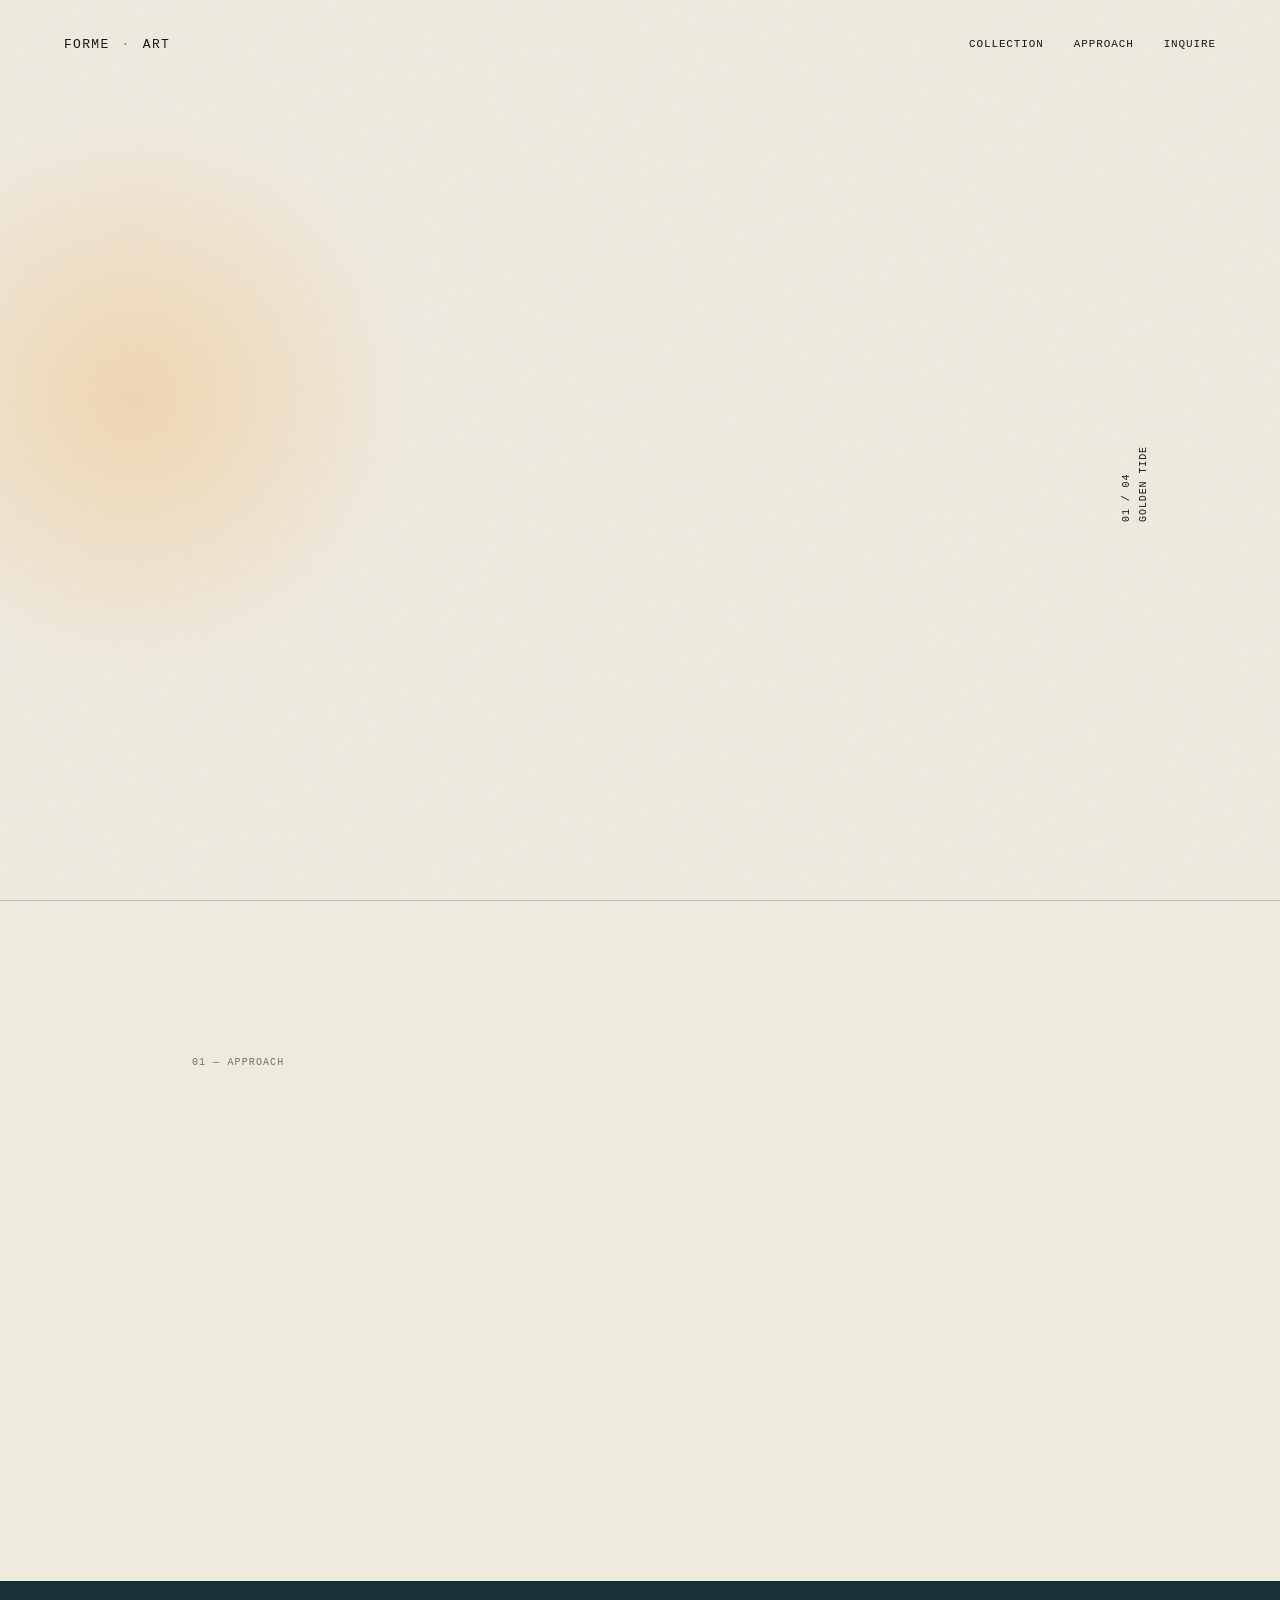
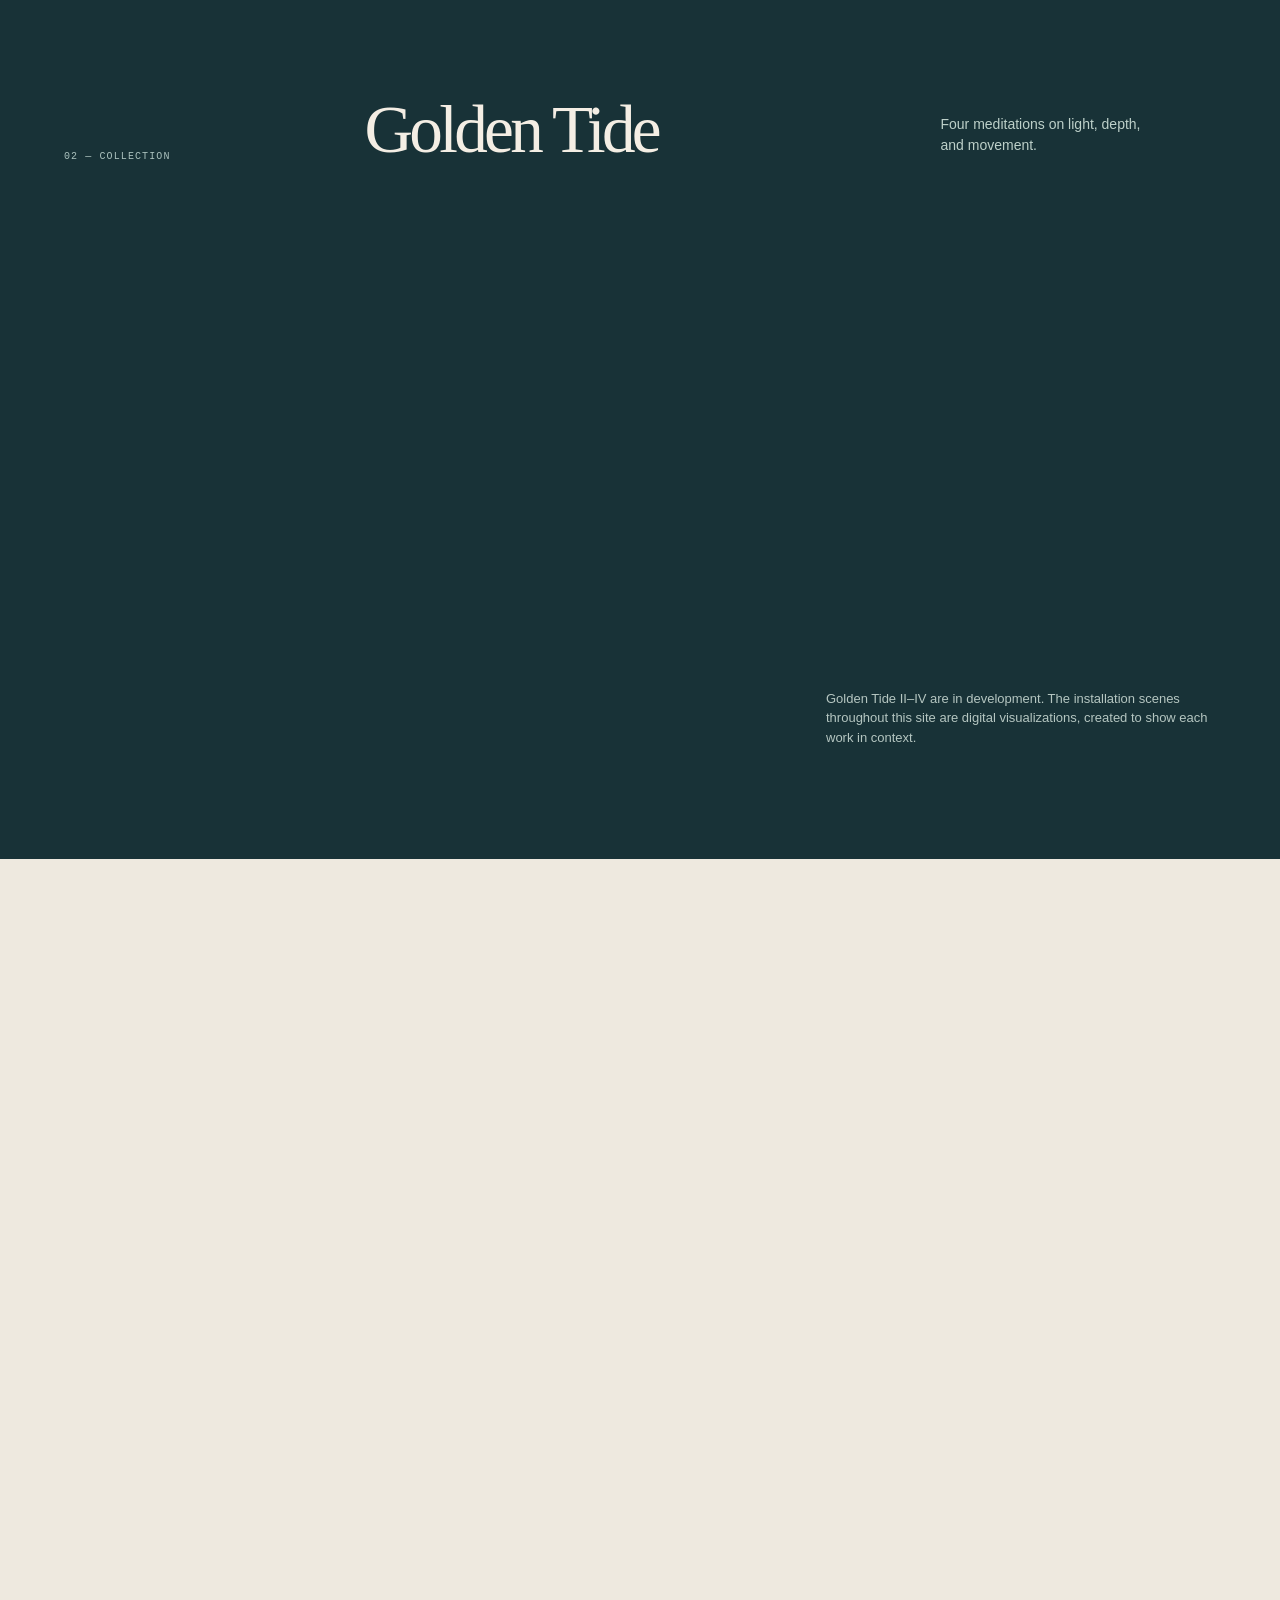
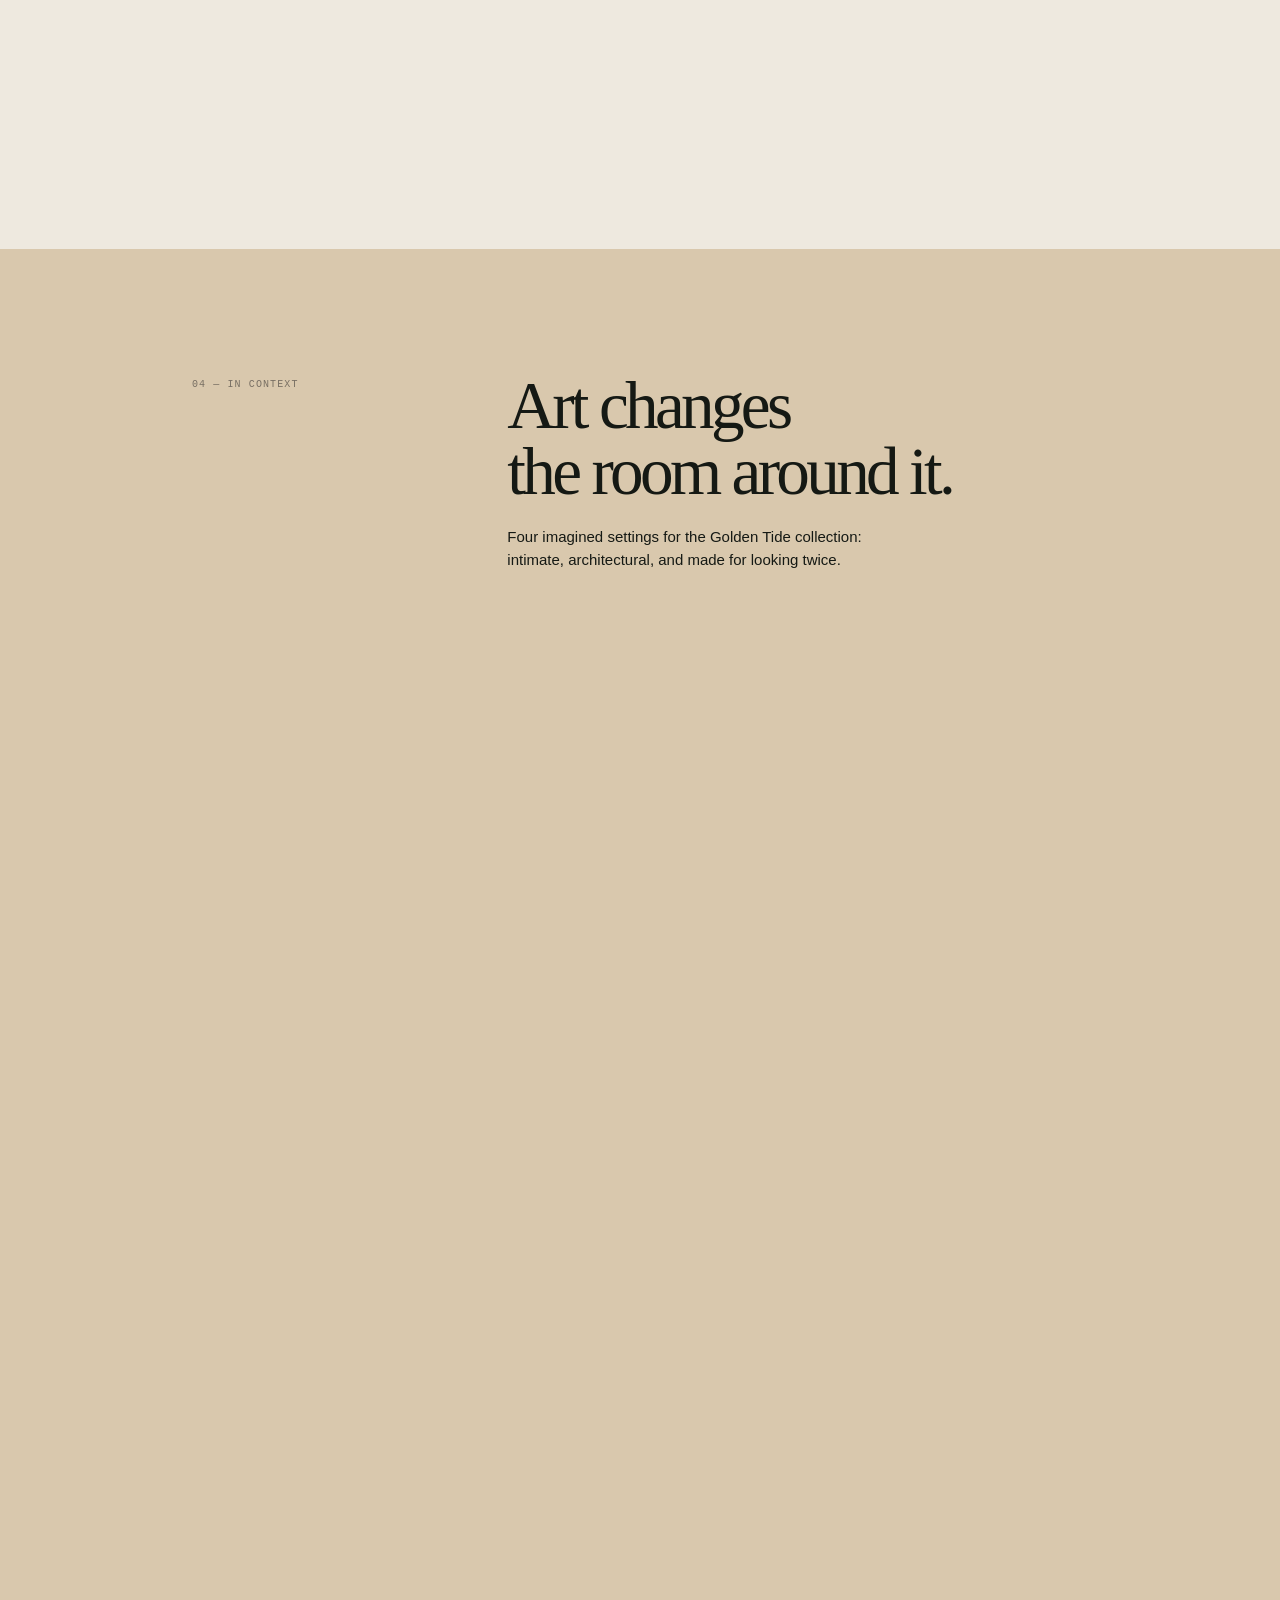
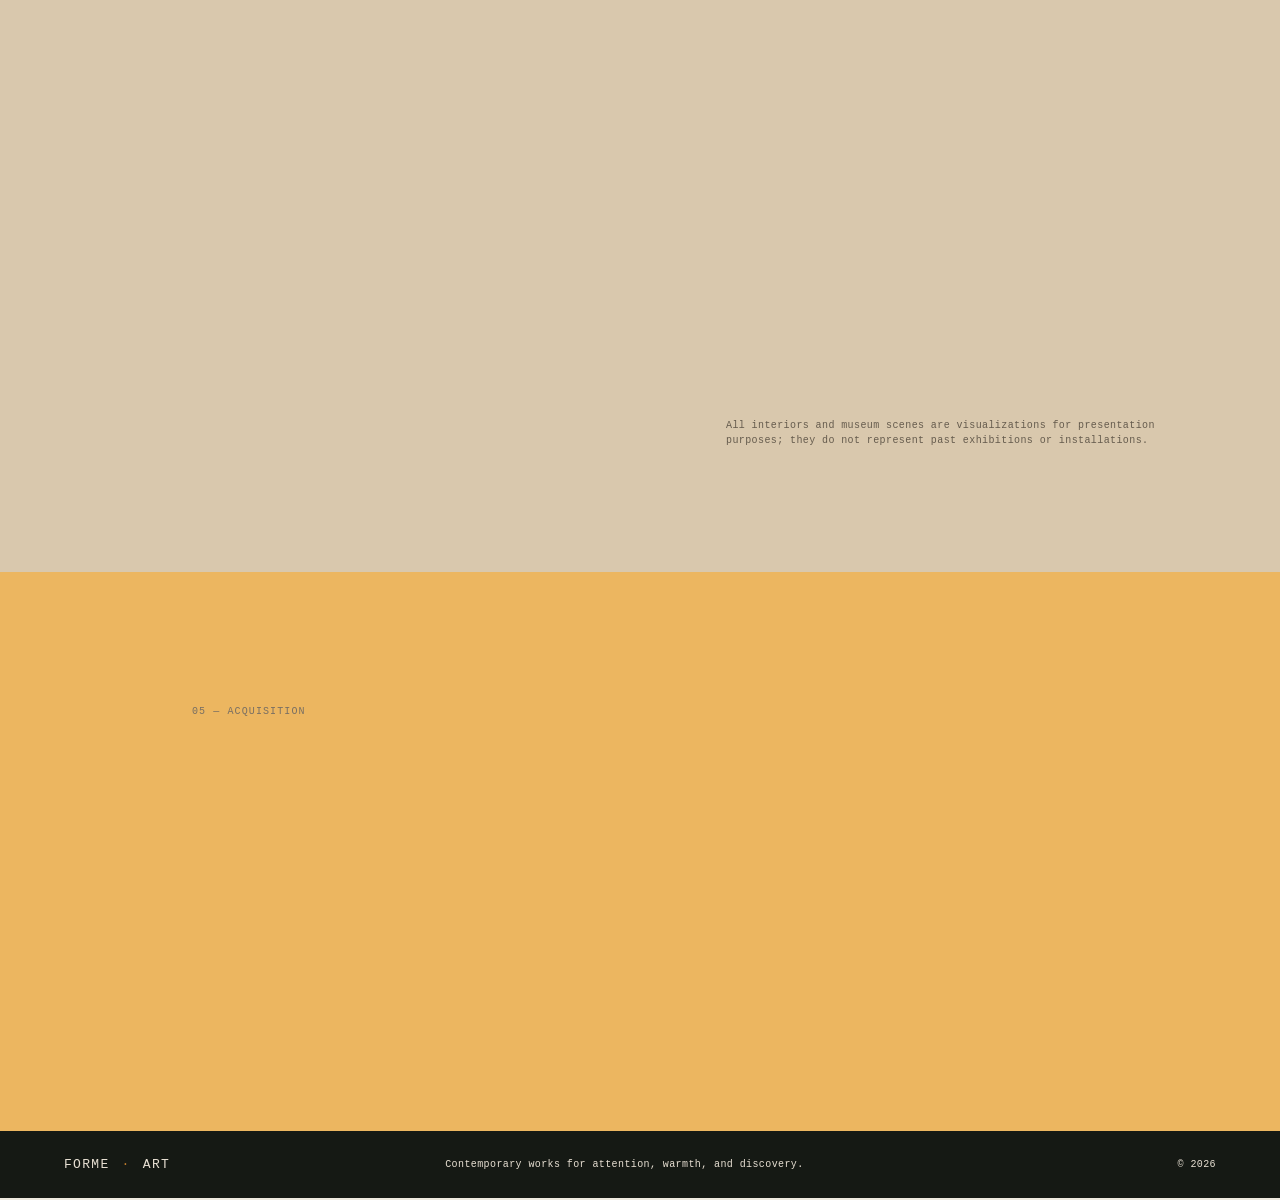
<file: index.html>
<!doctype html>
<html lang="en">
  <head>
    <meta charset="UTF-8" />
    <meta name="viewport" content="width=device-width, initial-scale=1.0" />
    <meta http-equiv="Content-Security-Policy" content="default-src 'self'; script-src 'self' 'sha256-zyXKHKsVZqMgm1m0WwikkjKlyvKaSCyeZMsOx2ShJng='; style-src 'self' https://fonts.googleapis.com; font-src https://fonts.gstatic.com; img-src 'self' data:; connect-src 'none'; object-src 'none'; base-uri 'self'; form-action 'self'; upgrade-insecure-requests" />
    <meta name="referrer" content="strict-origin-when-cross-origin" />
    <!-- Redirect naar https. Let op: de CSP-hash hierboven hoort bij exact dit script; wijzig ze samen. -->
    <script>if(location.protocol==='http:'&&/(^|\.)artpiece\.nl$/.test(location.hostname)){location.replace('https://www.artpiece.nl'+location.pathname+location.search+location.hash);}</script>
    <meta name="description" content="FORME ART — contemporary works that invite a second look." />
    <title>FORME ART — Golden Tide I</title>
    <link rel="preconnect" href="https://fonts.googleapis.com" />
    <link rel="preconnect" href="https://fonts.gstatic.com" crossorigin />
    <link href="https://fonts.googleapis.com/css2?family=DM+Mono:wght@400;500&family=DM+Sans:opsz,wght@9..40,400;9..40,500;9..40,600&family=Playfair+Display:ital,wght@0,500;0,600;1,500&display=swap" rel="stylesheet" />
    <link rel="icon" href="data:image/svg+xml,%3Csvg xmlns=%27http://www.w3.org/2000/svg%27 viewBox=%270 0 64 64%27%3E%3Crect width=%2764%27 height=%2764%27 fill=%27%23151914%27/%3E%3Ccircle cx=%2732%27 cy=%2732%27 r=%2714%27 fill=%27%23bd7b2b%27/%3E%3C/svg%3E" />
    <meta property="og:type" content="website" />
    <meta property="og:title" content="FORME ART — Golden Tide I" />
    <meta property="og:description" content="FORME ART — contemporary works that invite a second look." />
    <meta property="og:url" content="https://www.artpiece.nl/" />
    <meta property="og:image" content="https://www.artpiece.nl/assets/og-image.jpg" />
    <meta name="twitter:card" content="summary_large_image" />
    <link rel="canonical" href="https://www.artpiece.nl/" />
    <link rel="stylesheet" href="styles.css" />
  </head>
  <body>
    <div class="page-noise"></div>
    <header class="site-header">
      <a class="wordmark" href="#top" aria-label="FORME ART home">FORME <span>·</span> ART</a>
      <button class="menu-toggle" aria-expanded="false" aria-controls="site-nav">Menu</button>
      <nav id="site-nav" class="site-nav" aria-label="Main navigation">
        <a href="#work">Collection</a>
        <a href="#about">Approach</a>
        <a href="#inquire">Inquire</a>
      </nav>
    </header>

    <main id="top">
      <section class="hero" aria-labelledby="hero-title">
        <div class="hero-copy reveal">
          <p class="eyebrow">The first collection</p>
          <h1 id="hero-title">Golden<br /><em>Tide</em> <sup>I</sup></h1>
          <p class="hero-intro">A study in warmth, movement, and the quiet pull of light across water.</p>
          <a class="text-link" href="golden-tide-i.html">Enter the work <span>↘</span></a>
        </div>
        <figure class="hero-art reveal art-frame">
          <img src="assets/golden-tide-i-museum-gallery.jpg" alt="Golden Tide I visualized in a contemporary museum gallery" fetchpriority="high" />
          <figcaption>Golden Tide I <span>— available</span></figcaption>
        </figure>
        <p class="hero-side-note">01 / 04<br />GOLDEN TIDE</p>
      </section>

      <section id="about" class="manifesto section-grid">
        <p class="section-label">01 — Approach</p>
        <div class="manifesto-copy reveal">
          <h2>Art that asks you<br />to stay a little longer.</h2>
          <p>FORME ART creates contemporary works that begin with an idea, a feeling, or a fleeting memory. Digital exploration and AI-assisted ideation open a field of possibilities; each final concept is directed and developed into a physical artwork with skilled production partners.</p>
          <p>The aim is simple: to make an anchor for a room. A work that holds attention quietly, then keeps revealing something new.</p>
        </div>
      </section>

      <section id="work" class="collection">
        <div class="section-heading">
          <p class="section-label">02 — Collection</p>
          <h2>Golden Tide</h2>
          <p>Four meditations on light, depth, and movement.</p>
        </div>
        <div class="works-grid">
          <article class="work-card available reveal">
            <a href="golden-tide-i.html" class="work-image art-frame">
              <img src="assets/golden-tide-i-work.jpg" alt="Golden Tide I — the finished work" loading="lazy" />
              <span class="availability">Available</span>
            </a>
            <div class="work-meta"><h3>Golden Tide I</h3><p>Finished physical work</p></div>
          </article>
          <article class="work-card coming reveal">
            <a href="golden-tide-ii.html" class="work-image">
              <img src="assets/golden-tide-ii-design.jpg" alt="Golden Tide II — concept design in ivory, turquoise, deep blue and gold" loading="lazy" />
              <span class="availability">In development</span>
            </a>
            <div class="work-meta"><h3>Golden Tide II</h3><p>In development</p></div>
          </article>
          <article class="work-card coming reveal">
            <div class="study study-two" aria-hidden="true"><span>III</span></div>
            <div class="work-meta"><h3>Golden Tide III</h3><p>In development</p></div>
          </article>
          <article class="work-card coming reveal">
            <div class="study study-three" aria-hidden="true"><span>IV</span></div>
            <div class="work-meta"><h3>Golden Tide IV</h3><p>In development</p></div>
          </article>
        </div>
        <p class="collection-note">Golden Tide II–IV are in development. The installation scenes throughout this site are digital visualizations, created to show each work in context.</p>
      </section>

      <section id="golden-tide-i" class="feature-work">
        <div class="feature-image-wrap reveal"><img src="assets/golden-tide-i-paris-apartment.jpg" alt="Golden Tide I visualized in a Paris apartment" loading="lazy" /></div>
        <div class="feature-copy reveal">
          <p class="section-label">03 — The work</p>
          <h2>Golden Tide I</h2>
          <p class="feature-statement">Where turquoise meets deep blue and gold, a shifting field of light begins to emerge.</p>
          <dl>
            <div><dt>Status</dt><dd>Available for acquisition</dd></div>
            <div><dt>Collection</dt><dd>Golden Tide, 01 / 04</dd></div>
            <div><dt>Price</dt><dd>€10,000</dd></div>
            <div><dt>Details</dt><dd>Available upon request</dd></div>
          </dl>
          <a class="button" href="mailto:hello@switchaion.com?subject=Golden%20Tide%20I%20Inquiry&body=Hello%20FORME%20ART%2C%0A%0AI%20would%20like%20to%20receive%20more%20details%20about%20Golden%20Tide%20I%20%28availability%2C%20dimensions%2C%20viewing%29.%0A%0AName%3A%0APhone%3A%0A">Request details <span>↗</span></a>
        </div>
      </section>

      <section class="in-context" aria-labelledby="context-title">
        <div class="context-heading">
          <p class="section-label">04 — In context</p>
          <div><h2 id="context-title">Art changes<br />the room around it.</h2><p>Four imagined settings for the Golden Tide collection: intimate, architectural, and made for looking twice.</p></div>
        </div>
        <div class="context-grid">
          <figure class="context-card card-tall reveal"><img src="assets/golden-tide-i-paris-apartment.jpg" alt="Golden Tide I visualized in a Paris apartment dining room" loading="lazy" /><figcaption>Golden Tide I <span>Paris apartment</span></figcaption></figure>
          <figure class="context-card card-short reveal"><img src="assets/golden-tide-i-museum-gallery.jpg" alt="Golden Tide I visualized in a museum gallery" loading="lazy" /><figcaption>Golden Tide I <span>Museum gallery</span></figcaption></figure>
          <figure class="context-card card-short reveal"><img src="assets/golden-tide-ii-paris-apartment.jpg" alt="Golden Tide II visualized in a Paris apartment" loading="lazy" /><figcaption>Golden Tide II <span>Paris apartment</span></figcaption></figure>
          <figure class="context-card card-tall reveal"><img src="assets/golden-tide-ii-museum-installation.jpg" alt="Golden Tide II visualized in a museum" loading="lazy" /><figcaption>Golden Tide II <span>Museum visualization</span></figcaption></figure>
        </div>
        <p class="visual-note">All interiors and museum scenes are visualizations for presentation purposes; they do not represent past exhibitions or installations.</p>
      </section>

      <section id="inquire" class="inquiry">
        <p class="section-label">05 — Acquisition</p>
        <div class="inquiry-main reveal">
          <h2>Bring Golden Tide<br />into your space.</h2>
          <p>For availability, artwork details, or a private viewing inquiry, get in touch directly.</p>
          <!-- Contact address: hello@switchaion.com -->
          <a class="inquiry-email" href="mailto:hello@switchaion.com?subject=Golden%20Tide%20I%20Inquiry">hello@switchaion.com <span>↗</span></a>
        </div>
      </section>
    </main>

    <footer>
      <a class="wordmark" href="#top">FORME <span>·</span> ART</a>
      <p>Contemporary works for attention, warmth, and discovery.</p>
      <p>© <span id="year"></span></p>
    </footer>
    <script src="script.js"></script>
  </body>
</html>
</file>
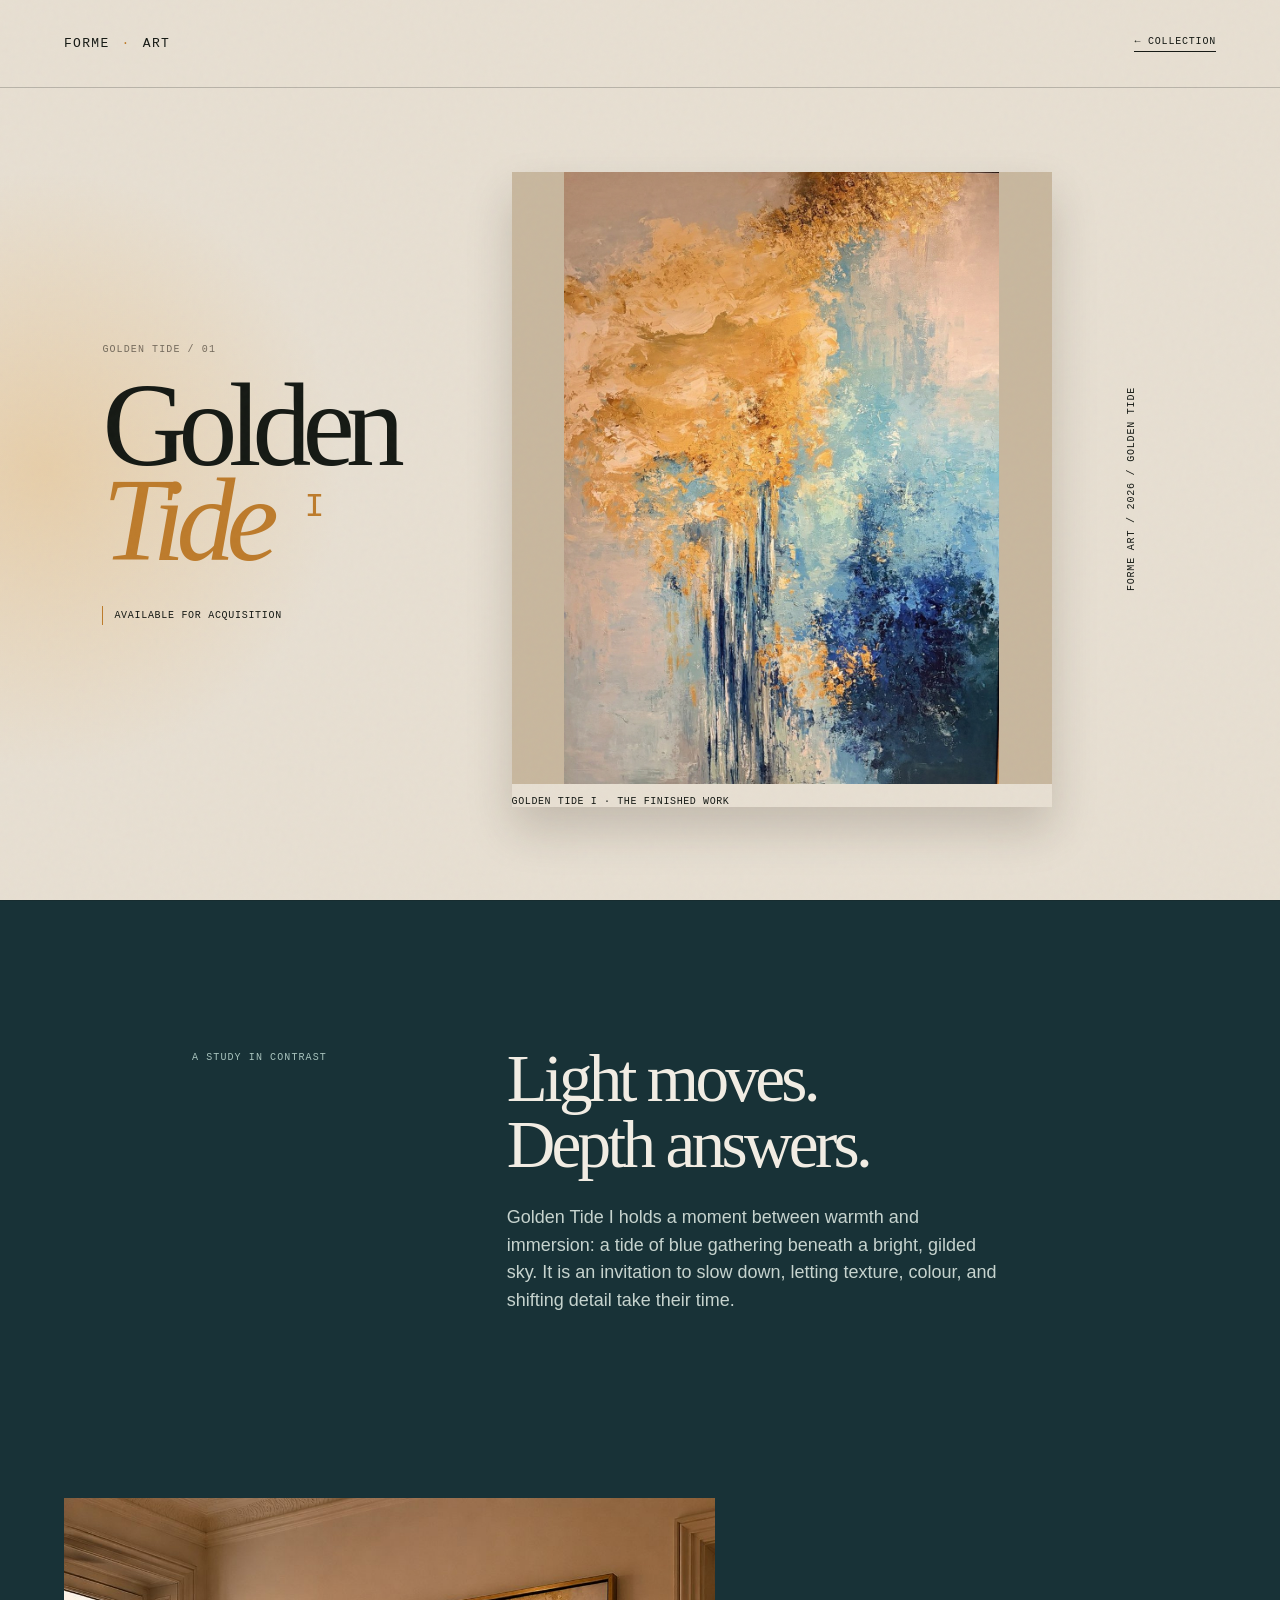
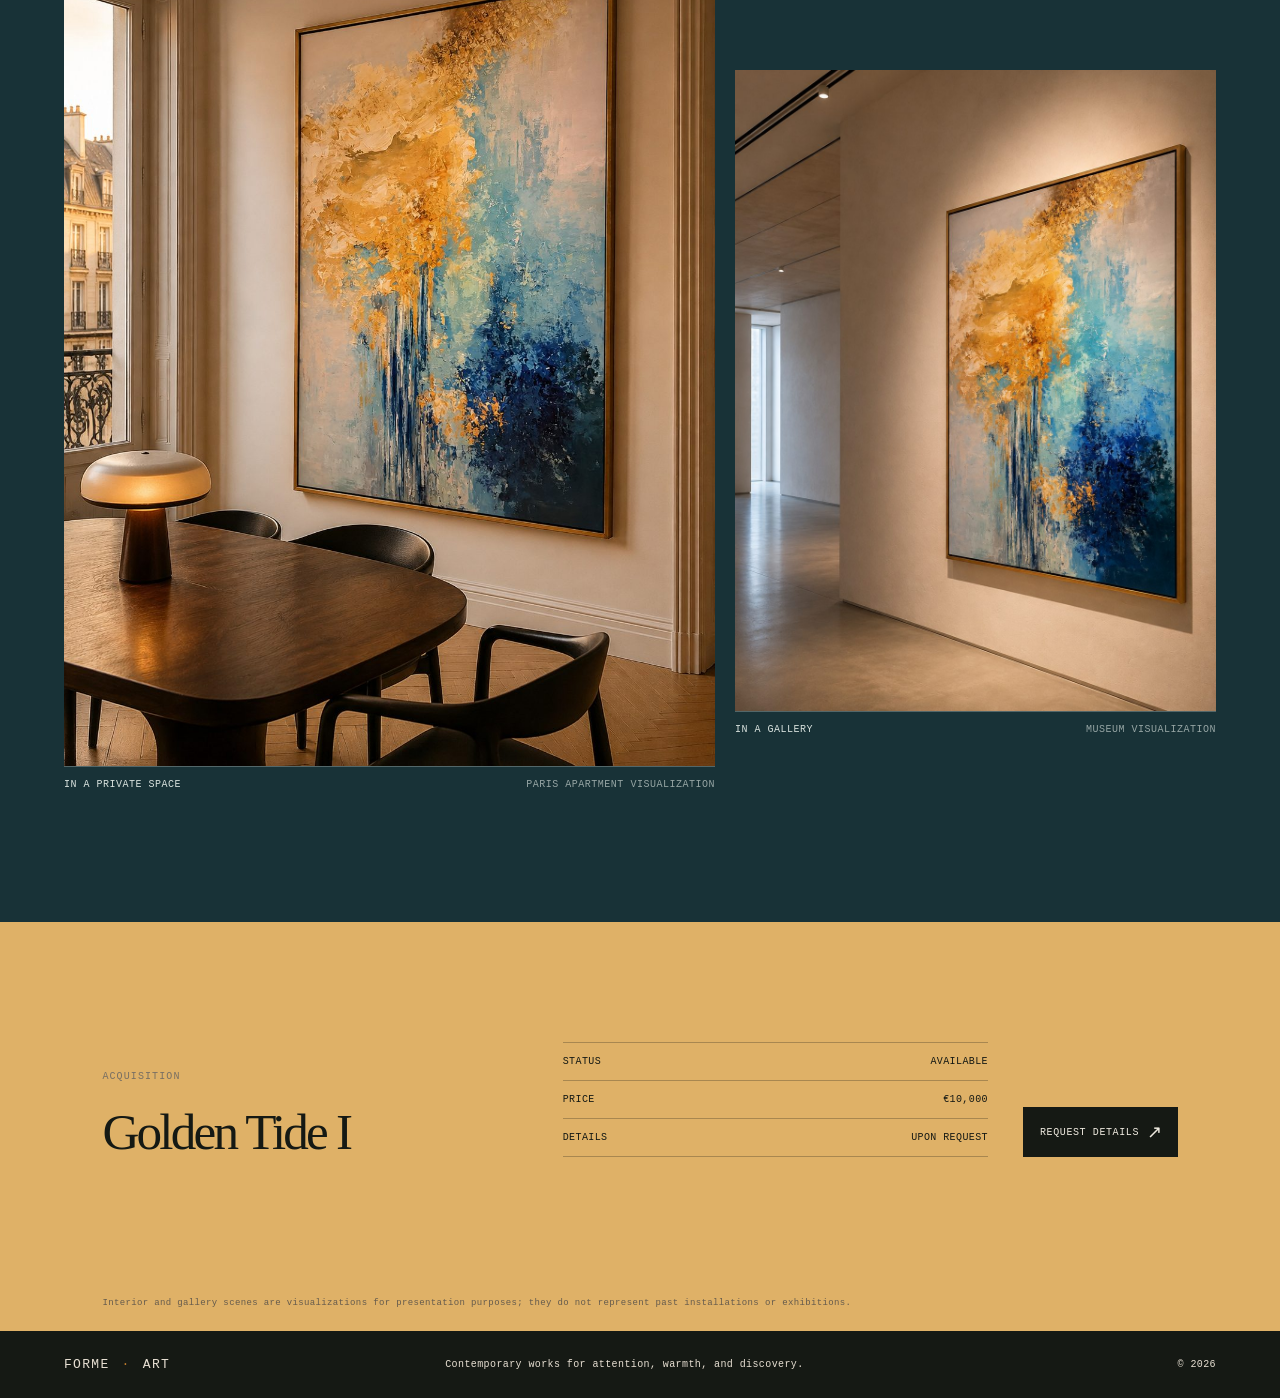
<file: golden-tide-i.html>
<!doctype html>
<html lang="en">
  <head>
    <meta charset="UTF-8" />
    <meta name="viewport" content="width=device-width, initial-scale=1.0" />
    <meta http-equiv="Content-Security-Policy" content="default-src 'self'; script-src 'self' 'sha256-zyXKHKsVZqMgm1m0WwikkjKlyvKaSCyeZMsOx2ShJng='; style-src 'self' https://fonts.googleapis.com; font-src https://fonts.gstatic.com; img-src 'self' data:; connect-src 'none'; object-src 'none'; base-uri 'self'; form-action 'self'; upgrade-insecure-requests" />
    <meta name="referrer" content="strict-origin-when-cross-origin" />
    <!-- Redirect naar https. Let op: de CSP-hash hierboven hoort bij exact dit script; wijzig ze samen. -->
    <script>if(location.protocol==='http:'&&/(^|\.)artpiece\.nl$/.test(location.hostname)){location.replace('https://www.artpiece.nl'+location.pathname+location.search+location.hash);}</script>
    <meta name="description" content="Golden Tide I by FORME ART." />
    <title>Golden Tide I — FORME ART</title>
    <link rel="preconnect" href="https://fonts.googleapis.com" />
    <link rel="preconnect" href="https://fonts.gstatic.com" crossorigin />
    <link href="https://fonts.googleapis.com/css2?family=DM+Mono:wght@400;500&family=DM+Sans:opsz,wght@9..40,400;9..40,500;9..40,600&family=Playfair+Display:ital,wght@0,500;0,600;1,500&display=swap" rel="stylesheet" />
    <link rel="icon" href="data:image/svg+xml,%3Csvg xmlns=%27http://www.w3.org/2000/svg%27 viewBox=%270 0 64 64%27%3E%3Crect width=%2764%27 height=%2764%27 fill=%27%23151914%27/%3E%3Ccircle cx=%2732%27 cy=%2732%27 r=%2714%27 fill=%27%23bd7b2b%27/%3E%3C/svg%3E" />
    <meta property="og:type" content="website" />
    <meta property="og:title" content="Golden Tide I — FORME ART" />
    <meta property="og:description" content="Golden Tide I by FORME ART." />
    <meta property="og:url" content="https://www.artpiece.nl/golden-tide-i" />
    <meta property="og:image" content="https://www.artpiece.nl/assets/og-image.jpg" />
    <meta name="twitter:card" content="summary_large_image" />
    <link rel="canonical" href="https://www.artpiece.nl/golden-tide-i" />
    <link rel="stylesheet" href="styles.css" />
    <link rel="stylesheet" href="artwork.css" />
  </head>
  <body class="artwork-page tide-one">
    <div class="page-noise"></div>
    <header class="site-header artwork-header">
      <a class="wordmark" href="index.html" aria-label="FORME ART home">FORME <span>·</span> ART</a>
      <a class="back-link" href="index.html#work">← Collection</a>
    </header>
    <main>
      <section class="artwork-hero">
        <div class="artwork-title"><p class="eyebrow">Golden Tide / 01</p><h1>Golden<br /><em>Tide</em> <sup>I</sup></h1><p class="availability-line">Available for acquisition</p></div>
        <figure class="primary-work"><img src="assets/golden-tide-i-work.jpg" alt="Golden Tide I — abstract painting in gold, turquoise and deep blue" fetchpriority="high" /><figcaption>Golden Tide I · the finished work</figcaption></figure>
        <p class="vertical-text">FORME ART / 2026 / GOLDEN TIDE</p>
      </section>
      <section class="artwork-essay">
        <p class="section-label">A study in contrast</p>
        <div><h2>Light moves.<br />Depth answers.</h2><p>Golden Tide I holds a moment between warmth and immersion: a tide of blue gathering beneath a bright, gilded sky. It is an invitation to slow down, letting texture, colour, and shifting detail take their time.</p></div>
      </section>
      <section class="artwork-views">
        <figure class="view-large"><img src="assets/golden-tide-i-paris-apartment.jpg" alt="Golden Tide I visualized in a Paris apartment" /><figcaption>In a private space <span>Paris apartment visualization</span></figcaption></figure>
        <figure class="view-small"><img src="assets/golden-tide-i-museum-gallery.jpg" alt="Golden Tide I visualized in a museum gallery" /><figcaption>In a gallery <span>Museum visualization</span></figcaption></figure>
      </section>
      <section class="acquisition-panel">
        <div><p class="section-label">Acquisition</p><h2>Golden Tide I</h2></div>
        <dl><div><dt>Status</dt><dd>Available</dd></div><div><dt>Price</dt><dd>€10,000</dd></div><div><dt>Details</dt><dd>Upon request</dd></div></dl>
        <a class="button" href="mailto:hello@switchaion.com?subject=Golden%20Tide%20I%20Inquiry&body=Hello%20FORME%20ART%2C%0A%0AI%20would%20like%20to%20receive%20more%20details%20about%20Golden%20Tide%20I%20%28availability%2C%20dimensions%2C%20viewing%29.%0A%0AName%3A%0APhone%3A%0A">Request details <span>↗</span></a>
      </section>
      <p class="page-disclaimer">Interior and gallery scenes are visualizations for presentation purposes; they do not represent past installations or exhibitions.</p>
    </main>
    <footer><a class="wordmark" href="index.html">FORME <span>·</span> ART</a><p>Contemporary works for attention, warmth, and discovery.</p><p>© <span class="year"></span></p></footer>
    <script src="script.js"></script>
  </body>
</html>
</file>
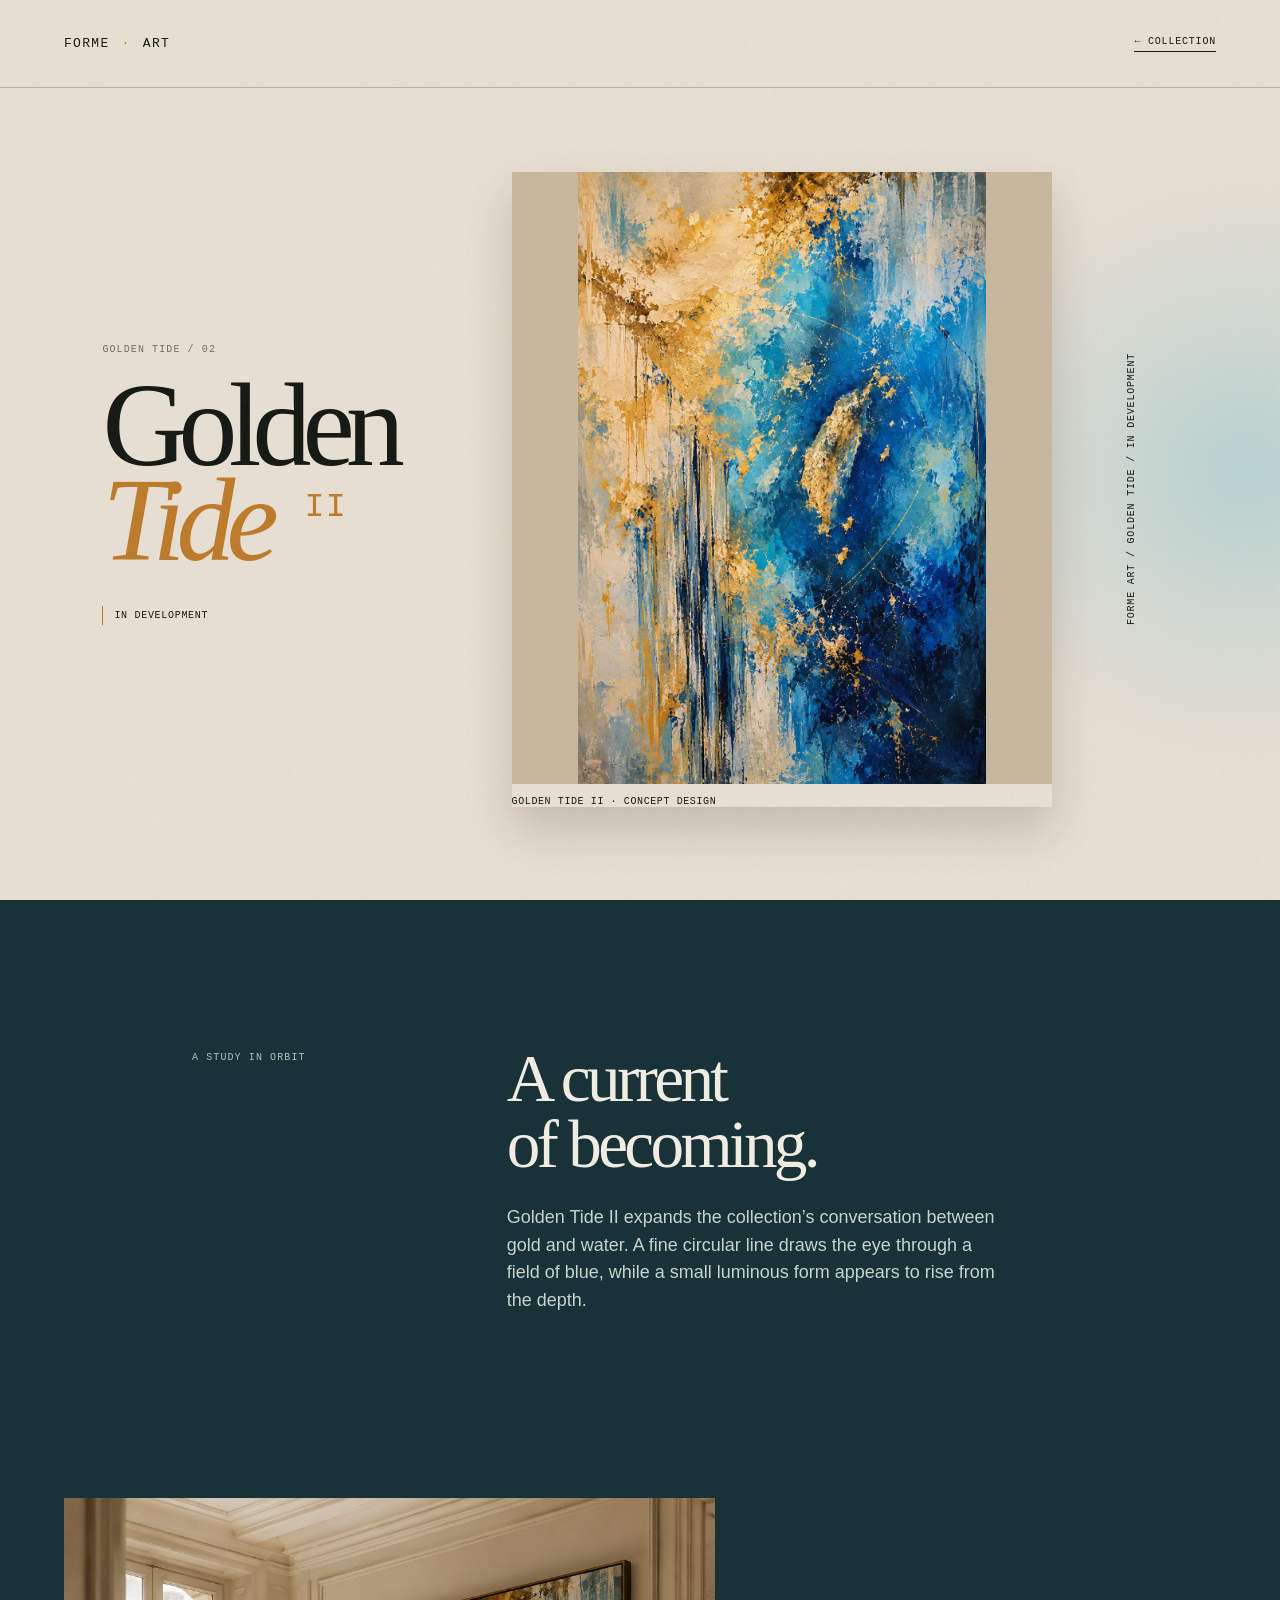
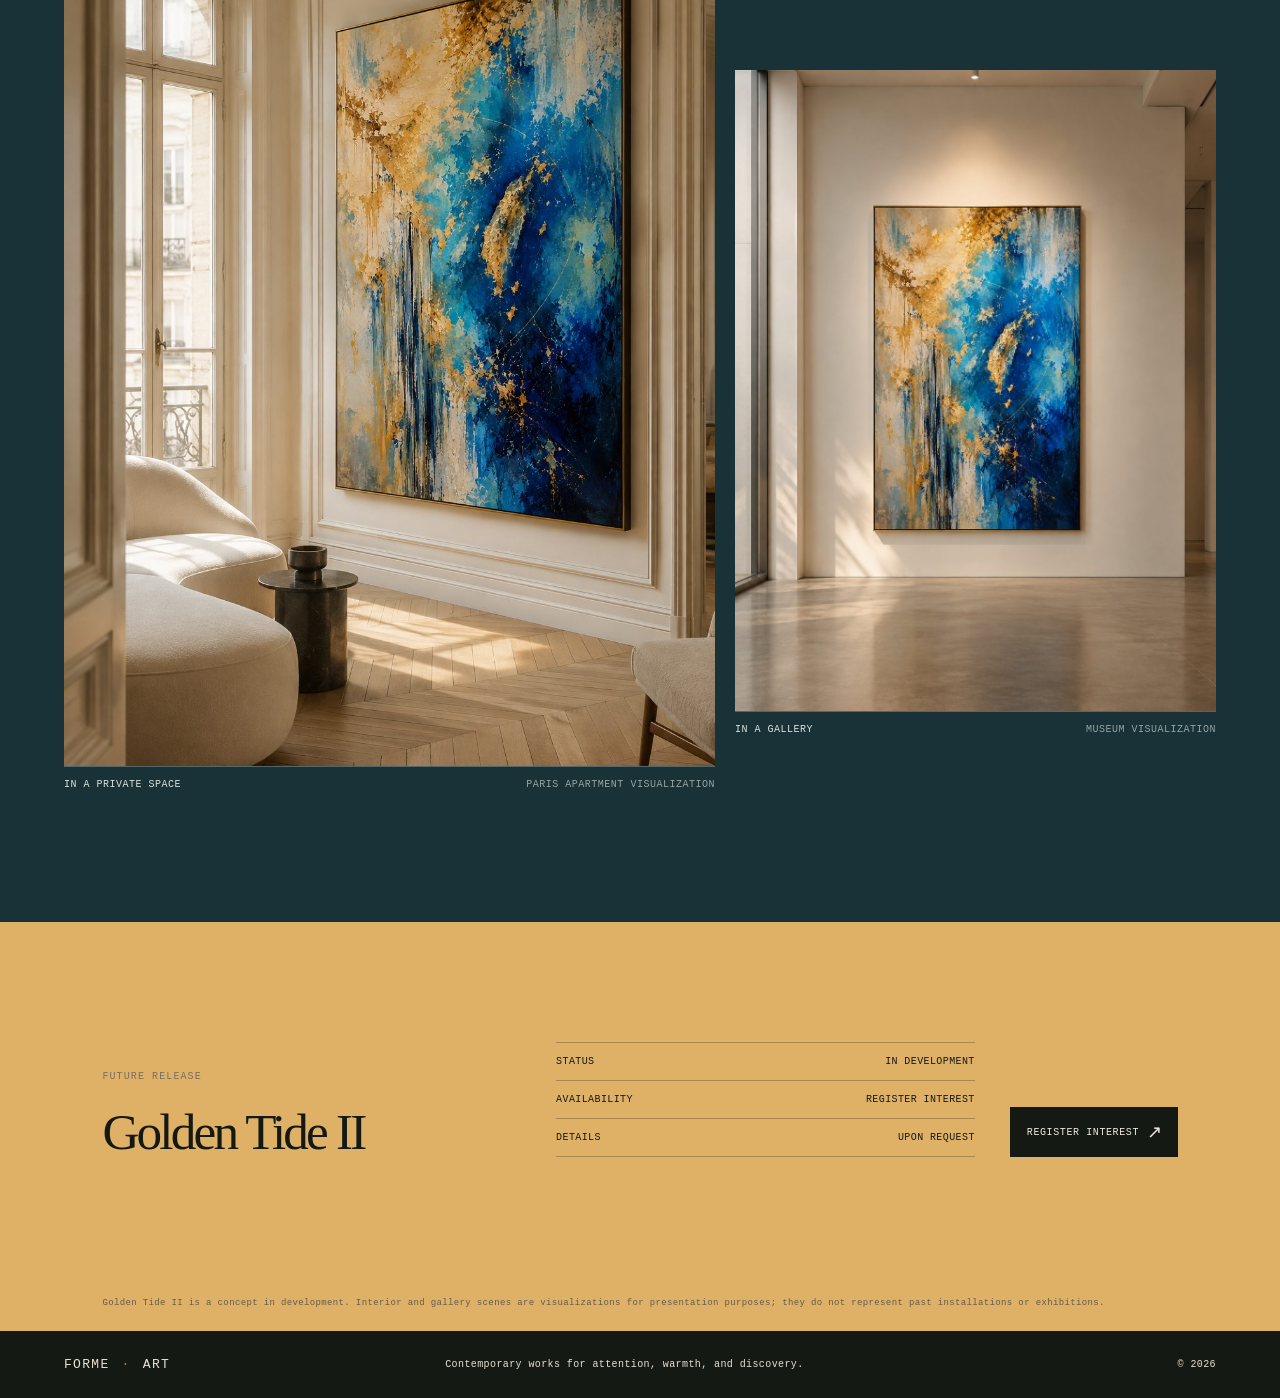
<file: golden-tide-ii.html>
<!doctype html>
<html lang="en">
  <head>
    <meta charset="UTF-8" />
    <meta name="viewport" content="width=device-width, initial-scale=1.0" />
    <meta http-equiv="Content-Security-Policy" content="default-src 'self'; script-src 'self' 'sha256-zyXKHKsVZqMgm1m0WwikkjKlyvKaSCyeZMsOx2ShJng='; style-src 'self' https://fonts.googleapis.com; font-src https://fonts.gstatic.com; img-src 'self' data:; connect-src 'none'; object-src 'none'; base-uri 'self'; form-action 'self'; upgrade-insecure-requests" />
    <meta name="referrer" content="strict-origin-when-cross-origin" />
    <!-- Redirect naar https. Let op: de CSP-hash hierboven hoort bij exact dit script; wijzig ze samen. -->
    <script>if(location.protocol==='http:'&&/(^|\.)artpiece\.nl$/.test(location.hostname)){location.replace('https://www.artpiece.nl'+location.pathname+location.search+location.hash);}</script>
    <meta name="description" content="Golden Tide II by FORME ART." />
    <title>Golden Tide II — FORME ART</title>
    <link rel="preconnect" href="https://fonts.googleapis.com" />
    <link rel="preconnect" href="https://fonts.gstatic.com" crossorigin />
    <link href="https://fonts.googleapis.com/css2?family=DM+Mono:wght@400;500&family=DM+Sans:opsz,wght@9..40,400;9..40,500;9..40,600&family=Playfair+Display:ital,wght@0,500;0,600;1,500&display=swap" rel="stylesheet" />
    <link rel="icon" href="data:image/svg+xml,%3Csvg xmlns=%27http://www.w3.org/2000/svg%27 viewBox=%270 0 64 64%27%3E%3Crect width=%2764%27 height=%2764%27 fill=%27%23151914%27/%3E%3Ccircle cx=%2732%27 cy=%2732%27 r=%2714%27 fill=%27%23bd7b2b%27/%3E%3C/svg%3E" />
    <meta property="og:type" content="website" />
    <meta property="og:title" content="Golden Tide II — FORME ART" />
    <meta property="og:description" content="Golden Tide II by FORME ART." />
    <meta property="og:url" content="https://www.artpiece.nl/golden-tide-ii" />
    <meta property="og:image" content="https://www.artpiece.nl/assets/og-image.jpg" />
    <meta name="twitter:card" content="summary_large_image" />
    <link rel="canonical" href="https://www.artpiece.nl/golden-tide-ii" />
    <link rel="stylesheet" href="styles.css" />
    <link rel="stylesheet" href="artwork.css" />
  </head>
  <body class="artwork-page tide-two">
    <div class="page-noise"></div>
    <header class="site-header artwork-header">
      <a class="wordmark" href="index.html" aria-label="FORME ART home">FORME <span>·</span> ART</a>
      <a class="back-link" href="index.html#work">← Collection</a>
    </header>
    <main>
      <section class="artwork-hero">
        <div class="artwork-title"><p class="eyebrow">Golden Tide / 02</p><h1>Golden<br /><em>Tide</em> <sup>II</sup></h1><p class="availability-line">In development</p></div>
        <figure class="primary-work"><img src="assets/golden-tide-ii-design.jpg" alt="Golden Tide II abstract design in ivory, turquoise, deep blue and gold" /><figcaption>Golden Tide II · concept design</figcaption></figure>
        <p class="vertical-text">FORME ART / GOLDEN TIDE / IN DEVELOPMENT</p>
      </section>
      <section class="artwork-essay">
        <p class="section-label">A study in orbit</p>
        <div><h2>A current<br />of becoming.</h2><p>Golden Tide II expands the collection’s conversation between gold and water. A fine circular line draws the eye through a field of blue, while a small luminous form appears to rise from the depth.</p></div>
      </section>
      <section class="artwork-views">
        <figure class="view-large"><img src="assets/golden-tide-ii-paris-apartment.jpg" alt="Golden Tide II visualized in a modern Paris apartment" /><figcaption>In a private space <span>Paris apartment visualization</span></figcaption></figure>
        <figure class="view-small"><img src="assets/golden-tide-ii-museum-installation.jpg" alt="Golden Tide II visualized in a museum" /><figcaption>In a gallery <span>Museum visualization</span></figcaption></figure>
      </section>
      <section class="acquisition-panel">
        <div><p class="section-label">Future release</p><h2>Golden Tide II</h2></div>
        <dl><div><dt>Status</dt><dd>In development</dd></div><div><dt>Availability</dt><dd>Register interest</dd></div><div><dt>Details</dt><dd>Upon request</dd></div></dl>
        <a class="button" href="mailto:hello@switchaion.com?subject=Golden%20Tide%20II%20Interest">Register interest <span>↗</span></a>
      </section>
      <p class="page-disclaimer">Golden Tide II is a concept in development. Interior and gallery scenes are visualizations for presentation purposes; they do not represent past installations or exhibitions.</p>
    </main>
    <footer><a class="wordmark" href="index.html">FORME <span>·</span> ART</a><p>Contemporary works for attention, warmth, and discovery.</p><p>© <span class="year"></span></p></footer>
    <script src="script.js"></script>
  </body>
</html>
</file>
<file: styles.css>
:root { --ink:#151914; --paper:#eee9df; --sand:#d8c7ad; --aqua:#69b6bc; --gold:#bd7b2b; --line:rgba(21,25,20,.22); }
* { box-sizing:border-box; } html { scroll-behavior:smooth; } body { margin:0; color:var(--ink); background:var(--paper); font-family:"DM Sans",sans-serif; font-size:15px; line-height:1.5; } .page-noise { position:fixed; inset:0; z-index:10; opacity:.04; pointer-events:none; background-image:url("data:image/svg+xml,%3Csvg viewBox='0 0 180 180' xmlns='http://www.w3.org/2000/svg'%3E%3Cfilter id='n'%3E%3CfeTurbulence type='fractalNoise' baseFrequency='.9' numOctaves='4' stitchTiles='stitch'/%3E%3C/filter%3E%3Crect width='100%25' height='100%25' filter='url(%23n)' opacity='.7'/%3E%3C/svg%3E"); }
.site-header { height:88px; padding:0 clamp(24px,5vw,78px); display:flex; align-items:center; justify-content:space-between; position:absolute; top:0; width:100%; z-index:2; } .wordmark { font:500 13px/1 "DM Mono",monospace; letter-spacing:.1em; text-decoration:none; color:inherit; } .wordmark span { color:var(--gold); margin:0 3px; } .site-nav { display:flex; gap:30px; } .site-nav a,.menu-toggle { color:inherit; text-decoration:none; font:500 11px "DM Mono",monospace; letter-spacing:.08em; text-transform:uppercase; background:none; border:0; cursor:pointer; } .site-nav a:hover { color:var(--gold); } .menu-toggle { display:none; }
.hero { min-height:100vh; padding:130px clamp(24px,8vw,130px) 62px; display:grid; grid-template-columns:1fr minmax(300px,475px) 70px; gap:clamp(25px,5vw,80px); align-items:center; position:relative; overflow:hidden; } .hero:before { content:""; width:45vw; height:45vw; max-width:690px; max-height:690px; border-radius:50%; position:absolute; left:-12vw; top:12%; background:radial-gradient(circle,rgba(239,178,91,.34),transparent 67%); filter:blur(4px); } .hero-copy { position:relative; z-index:1; padding-bottom:25px; } .eyebrow,.section-label { font:500 10px/1.3 "DM Mono",monospace; text-transform:uppercase; letter-spacing:.11em; } .eyebrow { margin:0 0 22px; color:#756b5d; } h1,h2,h3,p { margin-top:0; } h1 { font:500 clamp(68px,9.2vw,142px)/.81 "Playfair Display",serif; letter-spacing:-.075em; margin:0 0 35px; } h1 em { color:var(--gold); } h1 sup { font:500 clamp(22px,2.6vw,40px)/1 "DM Mono",monospace; letter-spacing:.04em; vertical-align:top; position:relative; top:.55em; margin-left:14px; color:var(--gold); } .hero-intro { max-width:270px; margin-bottom:27px; font-size:16px; line-height:1.5; } .text-link { color:inherit; font:500 11px "DM Mono",monospace; letter-spacing:.06em; text-decoration:none; text-transform:uppercase; border-bottom:1px solid var(--ink); padding-bottom:7px; } .text-link span,.button span,.inquiry-email span { font-size:18px; padding-left:8px; } .hero-art { margin:0; position:relative; z-index:1; } .art-frame { box-shadow:0 16px 35px rgba(56,38,14,.14); } .hero-art img { display:block; width:100%; aspect-ratio:3/4; object-fit:cover; } .hero-art figcaption { padding-top:11px; display:flex; justify-content:space-between; text-transform:uppercase; font:500 10px "DM Mono",monospace; letter-spacing:.06em; } .hero-art figcaption span { color:#6d6459; } .hero-side-note { font:500 10px/1.7 "DM Mono",monospace; letter-spacing:.09em; writing-mode:vertical-rl; transform:rotate(180deg); align-self:center; }
.section-grid { display:grid; grid-template-columns:minmax(140px,1fr) 2fr; gap:20px; padding:150px clamp(24px,15vw,240px) 158px; border-top:1px solid var(--line); } .section-label { margin:5px 0 0; color:#786f63; } .manifesto-copy { max-width:695px; } h2 { font:500 clamp(40px,5.25vw,75px)/.98 "Playfair Display",serif; letter-spacing:-.055em; margin-bottom:38px; } .manifesto-copy p { max-width:574px; font-size:clamp(17px,1.45vw,21px); line-height:1.52; } .manifesto-copy p + p { margin-top:25px; color:#57584f; font-size:16px; }
.collection { padding:116px clamp(24px,5vw,78px) 112px; background:#183237; color:#f4eee4; } .section-heading { display:grid; grid-template-columns:1fr 2fr 1fr; align-items:end; gap:25px; margin-bottom:62px; } .section-heading .section-label { color:#aac1bd; } .section-heading h2 { margin:0; } .section-heading > p:last-child { margin:0 0 7px; font-size:14px; color:#bdd0c9; max-width:210px; } .works-grid { display:grid; grid-template-columns:repeat(4,1fr); gap:18px; } .work-card { min-width:0; } .work-image,.study { position:relative; display:block; aspect-ratio:3/4; overflow:hidden; background:#36565a; } .work-image img { width:100%; height:100%; object-fit:cover; display:block; transition:transform .7s ease; } .work-image:hover img { transform:scale(1.04); } .availability { position:absolute; top:14px; left:14px; padding:6px 8px; background:var(--paper); color:var(--ink); font:500 9px "DM Mono",monospace; text-transform:uppercase; letter-spacing:.06em; } .study { isolation:isolate; background:linear-gradient(145deg,#46888c 0%,#71b6b5 40%,#c79d55 41%,#d18c32 60%,#143d4c 100%); } .study:after { content:""; position:absolute; inset:-5%; z-index:-1; background:radial-gradient(ellipse at 22% 20%,rgba(255,239,194,.85),transparent 25%),linear-gradient(110deg,transparent 20%,rgba(255,215,114,.65) 47%,transparent 56%); filter:blur(13px); } .study-two { background:linear-gradient(140deg,#132c42,#1c5f70 37%,#87c7c1 55%,#e0b275 65%,#5f3c29); } .study-three { background:linear-gradient(30deg,#1e252a,#174f65 32%,#3190a2 50%,#d79542 51%,#f1c38c 72%,#78614a); } .study span { position:absolute; bottom:14px; right:15px; font:500 10px "DM Mono",monospace; letter-spacing:.08em; } .work-meta { display:flex; justify-content:space-between; gap:12px; padding-top:13px; border-top:1px solid rgba(244,238,228,.25); margin-top:13px; } .work-meta h3,.work-meta p { font:400 11px "DM Mono",monospace; letter-spacing:.05em; margin:0; text-transform:uppercase; } .work-meta p { color:#a9c0bc; text-align:right; } .collection-note { margin:59px 0 0 auto; max-width:390px; color:#b5c6c1; font-size:13px; }
.feature-work { display:grid; grid-template-columns:1.16fr .84fr; min-height:720px; } .feature-image-wrap { background:#d8c7ad; min-height:650px; overflow:hidden; } .feature-image-wrap img { display:block; width:100%; height:100%; object-fit:cover; } .feature-copy { padding:clamp(62px,9vw,140px) clamp(28px,7vw,115px); background:#d9c8ad; } .feature-copy h2 { margin:28px 0 22px; } .feature-statement { font:500 19px/1.45 "Playfair Display",serif; max-width:355px; } dl { border-top:1px solid rgba(21,25,20,.27); margin:44px 0 34px; } dl div { display:flex; justify-content:space-between; gap:18px; border-bottom:1px solid rgba(21,25,20,.27); padding:13px 0; } dt,dd { margin:0; font:400 10px "DM Mono",monospace; letter-spacing:.04em; text-transform:uppercase; } dd { text-align:right; } .button { display:inline-flex; align-items:center; background:var(--ink); color:var(--paper); text-decoration:none; padding:14px 15px 14px 17px; font:500 10px "DM Mono",monospace; text-transform:uppercase; letter-spacing:.06em; transition:background .2s; } .button:hover { background:#345a5b; }
.in-context { padding:124px clamp(24px,5vw,78px); background:#d9c8ad; } .context-heading { display:grid; grid-template-columns:1fr 2fr; gap:25px; margin:0 clamp(0px,10vw,155px) 72px; } .context-heading h2 { margin-bottom:21px; } .context-heading div > p { max-width:360px; font-size:15px; } .context-grid { display:grid; grid-template-columns:1.15fr .85fr 1fr; grid-auto-rows:250px; gap:18px; } .context-card { margin:0; overflow:hidden; position:relative; background:#bda98c; } .context-card img { width:100%; height:100%; object-fit:cover; display:block; transition:transform .8s ease; } .context-card:hover img { transform:scale(1.025); } .context-card figcaption { position:absolute; bottom:0; left:0; right:0; padding:22px 18px 17px; color:#f5ede3; background:linear-gradient(transparent,rgba(12,14,13,.74)); font:500 10px "DM Mono",monospace; letter-spacing:.07em; text-transform:uppercase; display:flex; justify-content:space-between; gap:12px; } .context-card figcaption span { opacity:.75; text-align:right; } .card-tall { grid-row:span 3; } .card-short { grid-row:span 2; } .context-grid .context-card:nth-child(2) { grid-column:2 / 4; } .context-grid .context-card:nth-child(3) { grid-column:2; } .context-grid .context-card:nth-child(4) { grid-column:3; } .visual-note { max-width:490px; margin:38px 0 0 auto; font:400 10px/1.5 "DM Mono",monospace; letter-spacing:.04em; color:#655b4d; }
.inquiry { background:#ecb660; padding:128px clamp(24px,15vw,240px) 138px; display:grid; grid-template-columns:minmax(150px,1fr) 2fr; gap:20px; } .inquiry h2 { margin-bottom:25px; } .inquiry-main > p { font-size:17px; max-width:400px; } .inquiry-email { margin-top:31px; display:inline-flex; align-items:center; color:inherit; text-decoration:none; font:500 clamp(17px,2vw,26px) "DM Mono",monospace; letter-spacing:-.06em; border-bottom:1px solid var(--ink); padding-bottom:7px; } footer { display:grid; grid-template-columns:1fr 2fr auto; gap:30px; align-items:center; padding:27px clamp(24px,5vw,78px); background:#151914; color:#e8e0d3; } footer p { margin:0; font:400 10px "DM Mono",monospace; letter-spacing:.04em; } footer p:last-child { text-align:right; }
.reveal { opacity:0; transform:translateY(18px); transition:opacity .75s ease,transform .75s ease; } .reveal.is-visible { opacity:1; transform:none; }
@media (max-width:780px) { .site-header { height:68px; padding:0 20px; position:absolute; } .menu-toggle { display:block; } .site-nav { position:absolute; right:20px; top:55px; padding:14px; display:none; flex-direction:column; gap:13px; background:var(--paper); border:1px solid var(--line); } .site-nav.open { display:flex; } .hero { min-height:auto; padding:115px 24px 52px; display:flex; flex-direction:column; align-items:stretch; gap:30px; } .hero-copy { padding:0; } h1 { font-size:clamp(72px,21vw,120px); margin-bottom:25px; } .hero-art { width:min(100%,470px); align-self:center; } .hero-side-note { display:none; } .section-grid,.inquiry { grid-template-columns:1fr; padding:84px 24px; gap:29px; } .section-grid h2,.inquiry h2 { font-size:clamp(43px,12.4vw,64px); } .collection { padding:81px 24px; } .section-heading { display:block; margin-bottom:38px; } .section-heading h2 { margin:25px 0 14px; } .works-grid { grid-template-columns:1fr 1fr; gap:28px 12px; } .work-meta { display:block; } .work-meta p { text-align:left; margin-top:5px; } .collection-note { margin:40px 0 0; } .feature-work { grid-template-columns:1fr; } .feature-image-wrap { min-height:470px; } .feature-copy { padding:68px 24px 77px; } .in-context { padding:82px 24px; } .context-heading { display:block; margin:0 0 38px; } .context-heading h2 { margin:25px 0 18px; } .context-grid { grid-template-columns:1fr 1fr; grid-auto-rows:220px; gap:12px; } .context-grid .context-card,.context-grid .context-card:nth-child(n) { grid-column:auto; grid-row:span 2; } .context-card figcaption { padding:19px 13px 12px; display:block; line-height:1.5; } .context-card figcaption span { display:block; text-align:left; } .visual-note { margin-top:25px; } footer { grid-template-columns:1fr; padding:30px 24px; gap:16px; } footer p:last-child { text-align:left; } }
@media (prefers-reduced-motion:reduce) { html { scroll-behavior:auto; } .reveal { opacity:1; transform:none; transition:none; } }
/* Placeholder voor afbeeldingen die (nog) ontbreken in assets/ — zie assets/README.md. */
img.img-missing { position:relative; display:block; visibility:hidden; overflow:hidden; } img.img-missing:before,img.img-missing:after { visibility:visible; } img.img-missing:before { content:""; position:absolute; inset:0; background:radial-gradient(ellipse at 22% 20%,rgba(255,239,194,.85),transparent 25%),linear-gradient(110deg,transparent 20%,rgba(255,215,114,.65) 47%,transparent 56%),linear-gradient(145deg,#46888c 0%,#71b6b5 40%,#c79d55 41%,#d18c32 60%,#143d4c 100%); } img.img-missing:after { content:"FORME · ART"; position:absolute; left:14px; bottom:14px; color:#f4eee4; font:500 10px "DM Mono",monospace; letter-spacing:.08em; } .primary-work img.img-missing { aspect-ratio:3/4; }
/* 404-pagina */
.not-found { min-height:100vh; display:grid; place-content:center; text-align:center; padding:130px 24px 80px; } .not-found h1 { font-size:clamp(56px,8vw,110px); margin-bottom:24px; } .not-found p { max-width:360px; margin:0 auto 32px; }
</file>
<file: artwork.css>
.artwork-page { background:#e7dfd2; } .artwork-header { position:relative; border-bottom:1px solid var(--line); } .back-link { color:var(--ink); font:500 10px "DM Mono",monospace; letter-spacing:.08em; text-decoration:none; text-transform:uppercase; border-bottom:1px solid currentColor; padding-bottom:4px; } .artwork-hero { min-height:calc(100vh - 88px); padding:64px clamp(24px,8vw,130px) 74px; display:grid; grid-template-columns:1fr minmax(300px,540px) 62px; gap:clamp(24px,5vw,70px); align-items:center; position:relative; overflow:hidden; } .artwork-hero:before { content:""; position:absolute; height:650px; width:650px; border-radius:50%; left:-280px; top:7%; background:radial-gradient(circle,rgba(229,162,64,.28),transparent 65%); } .tide-two .artwork-hero:before { background:radial-gradient(circle,rgba(45,169,203,.25),transparent 65%); left:auto; right:-290px; } .artwork-title,.primary-work,.vertical-text { position:relative; z-index:1; } .artwork-title h1 { margin:0 0 38px; } .availability-line { font:500 10px "DM Mono",monospace; letter-spacing:.07em; text-transform:uppercase; border-left:1px solid var(--gold); padding:4px 0 4px 11px; } .primary-work { margin:0; box-shadow:0 23px 43px rgba(37,27,12,.18); } .primary-work img { width:100%; display:block; max-height:68vh; object-fit:contain; background:#c8b79e; } .primary-work figcaption { font:500 10px "DM Mono",monospace; letter-spacing:.06em; text-transform:uppercase; padding-top:12px; } .vertical-text { writing-mode:vertical-rl; transform:rotate(180deg); font:500 10px "DM Mono",monospace; letter-spacing:.08em; }
.artwork-essay { padding:145px clamp(24px,15vw,240px); display:grid; grid-template-columns:1fr 2fr; gap:24px; border-top:1px solid var(--line); background:#183237; color:#f1ece3; } .artwork-essay .section-label { color:#a8c3bd; } .artwork-essay h2 { margin-bottom:26px; } .artwork-essay div > p { max-width:500px; font-size:18px; line-height:1.55; color:#c6d3ce; } .artwork-views { padding:20px clamp(24px,5vw,78px) 120px; background:#183237; display:grid; grid-template-columns:1.15fr .85fr; gap:20px; align-items:end; } .artwork-views figure { margin:0; } .artwork-views img { width:100%; display:block; object-fit:cover; } .view-large img { aspect-ratio:3/4; } .view-small { margin-bottom:55px !important; } .view-small img { aspect-ratio:3/4; } .artwork-views figcaption { color:#d9e2de; border-top:1px solid rgba(217,226,222,.3); padding:12px 0; display:flex; justify-content:space-between; font:500 10px "DM Mono",monospace; letter-spacing:.05em; text-transform:uppercase; } .artwork-views figcaption span { opacity:.65; text-align:right; } .acquisition-panel { display:grid; grid-template-columns:1fr 1fr auto; gap:35px; align-items:end; padding:120px clamp(24px,8vw,130px); background:#dfb167; } .acquisition-panel h2 { margin:24px 0 0; font-size:clamp(38px,4vw,60px); } .acquisition-panel dl { margin:0; } .page-disclaimer { padding:20px clamp(24px,8vw,130px); margin:0; font:400 9px/1.5 "DM Mono",monospace; letter-spacing:.04em; color:#655b4d; background:#dfb167; }
@media (max-width:780px) { .artwork-hero { min-height:auto; padding:62px 24px 75px; grid-template-columns:1fr; gap:35px; } .artwork-title h1 { font-size:clamp(70px,20vw,110px); margin-bottom:27px; } .primary-work { width:min(100%,480px); } .primary-work img { max-height:none; } .vertical-text { display:none; } .artwork-essay { padding:85px 24px; grid-template-columns:1fr; gap:27px; } .artwork-essay h2 { font-size:clamp(44px,12vw,64px); } .artwork-views { padding:12px 12px 80px; grid-template-columns:1fr; gap:12px; } .view-small { margin-bottom:0 !important; } .artwork-views figcaption { font-size:9px; } .acquisition-panel { padding:75px 24px; grid-template-columns:1fr; gap:28px; } }
.artwork-details { display:grid; grid-template-columns:repeat(3,1fr); gap:18px; padding:0 clamp(24px,8vw,130px) 110px; } .artwork-details figure { margin:0; } .artwork-details img { width:100%; aspect-ratio:3/4; object-fit:cover; display:block; box-shadow:0 16px 35px rgba(56,38,14,.14); } .artwork-details figcaption { padding-top:11px; font:500 10px "DM Mono",monospace; letter-spacing:.06em; text-transform:uppercase; color:#655b4d; }
@media (max-width:780px) { .artwork-details { grid-template-columns:1fr 1fr; gap:12px; padding:0 24px 70px; } .artwork-details figure:first-child { grid-column:1 / -1; } }
</file>
